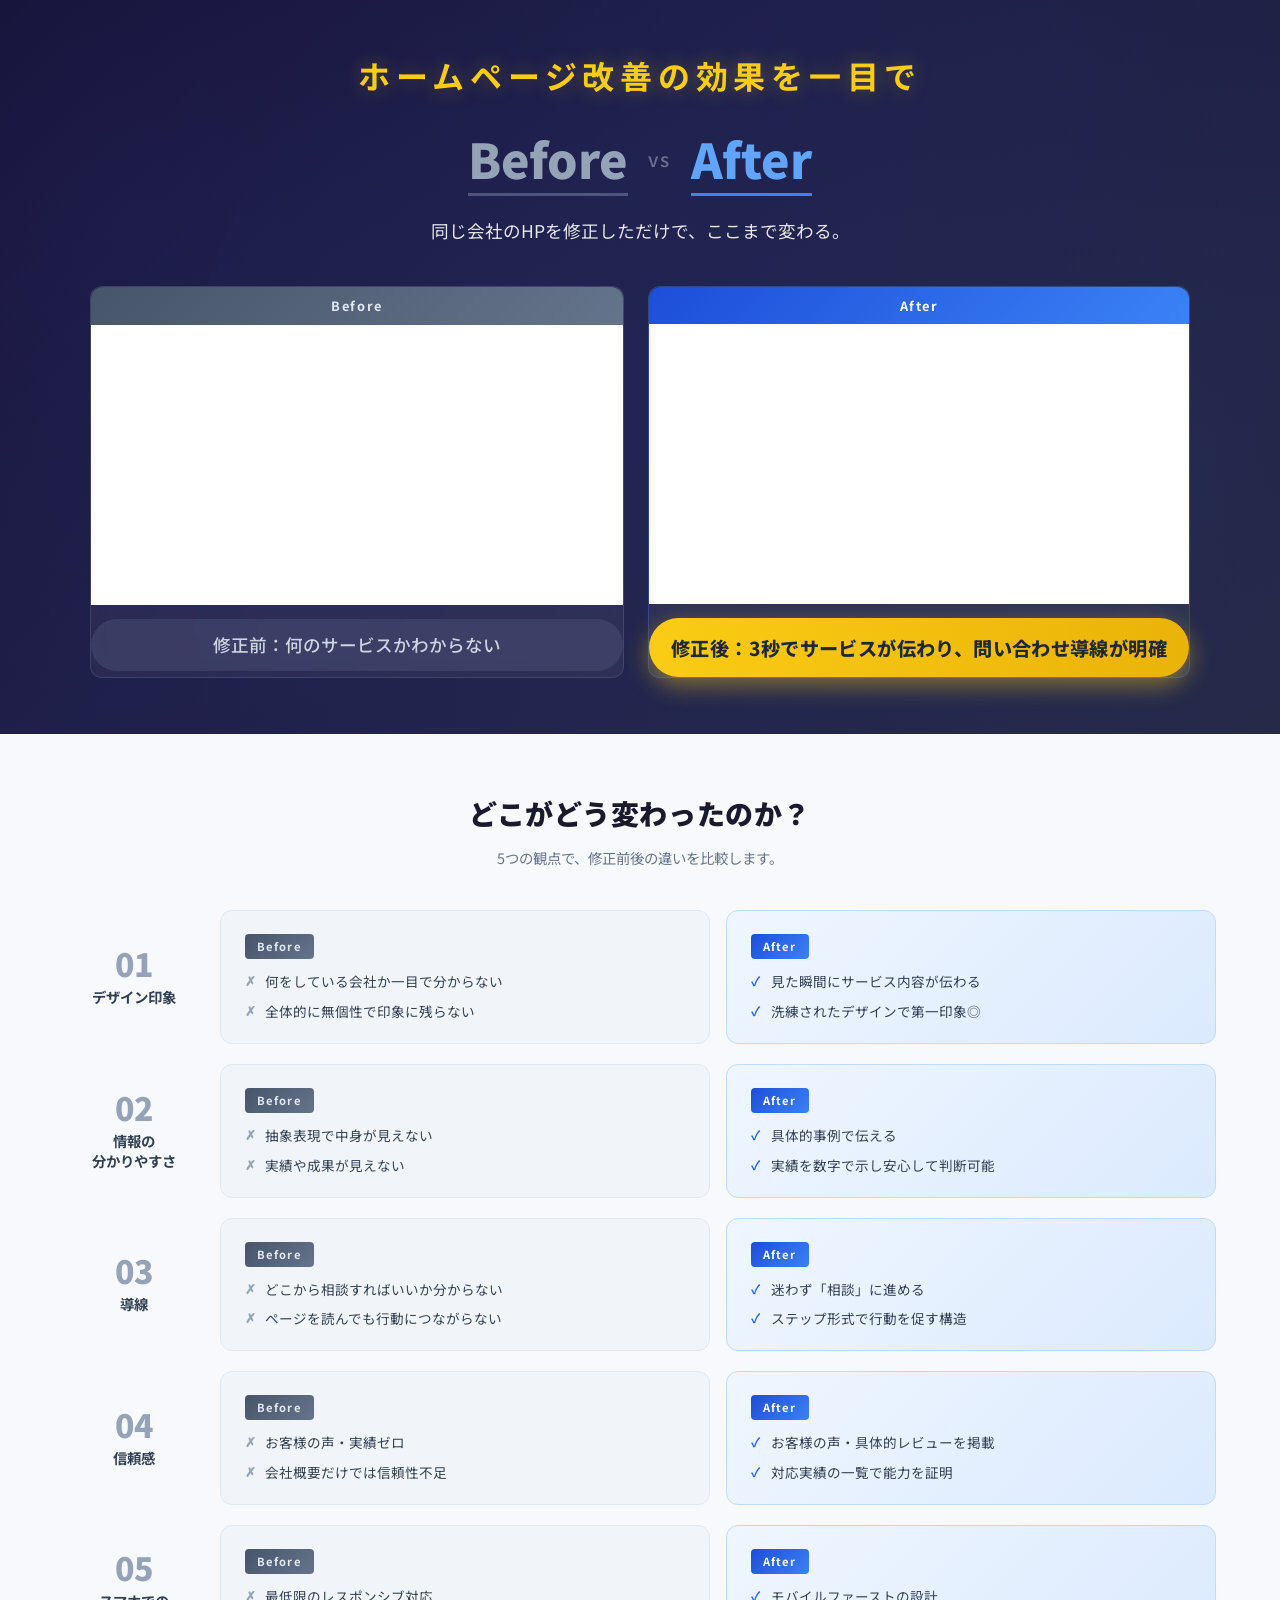
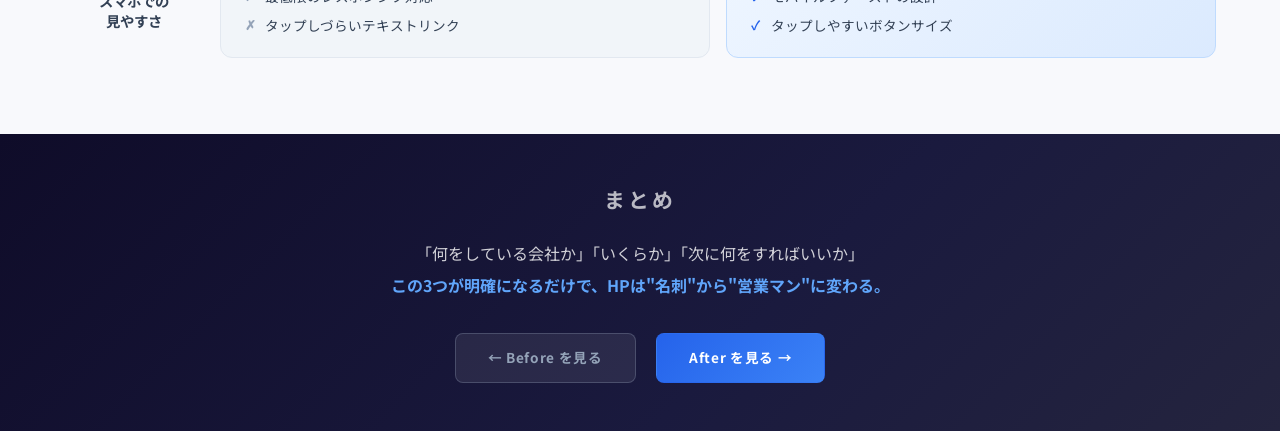
<file: index.html>
<!DOCTYPE html>
<html lang="ja">

<head>
    <meta charset="UTF-8">
    <meta name="viewport" content="width=device-width, initial-scale=1.0">
    <title>HP改善 Before / After 比較</title>
    <meta name="description" content="ホームページ修正のBefore/Afterを左右比較で一目瞭然に。デザイン・導線・信頼感の違いを視覚的に確認できます。">
    <link rel="stylesheet" href="style.css">
    <link rel="preconnect" href="https://fonts.googleapis.com">
    <link rel="preconnect" href="https://fonts.gstatic.com" crossorigin>
    <link href="https://fonts.googleapis.com/css2?family=Noto+Sans+JP:wght@400;500;700;900&display=swap"
        rel="stylesheet">
</head>

<body>

    <!-- ===== HERO SECTION ===== -->
    <section class="hero">
        <div class="hero-inner">
            <p class="hero-eyebrow">ホームページ改善の効果を一目で</p>
            <h1 class="hero-title">
                <span class="hero-before-text">Before</span>
                <span class="hero-vs">vs</span>
                <span class="hero-after-text">After</span>
            </h1>
            <p class="hero-lead">同じ会社のHPを修正しただけで、ここまで変わる。</p>
        </div>

        <div class="hero-preview">
            <a href="https://mainac4260.github.io/before/" target="_blank" rel="noopener"
                class="hero-preview-card hero-preview-before">
                <div class="preview-badge badge-before">Before</div>
                <div class="iframe-wrap">
                    <iframe src="https://mainac4260.github.io/before/" loading="lazy" title="修正前HP"></iframe>
                </div>
                <p class="hero-before">修正前：何のサービスかわからない</p>
            </a>
            <a href="https://mainac4260.github.io/after/" target="_blank" rel="noopener"
                class="hero-preview-card hero-preview-after">
                <div class="preview-badge badge-after">After</div>
                <div class="iframe-wrap">
                    <iframe src="https://mainac4260.github.io/after/" loading="lazy" title="修正後HP"></iframe>
                </div>
                <p class="hero-after">修正後：3秒でサービスが伝わり、問い合わせ導線が明確</p>
            </a>
        </div>
    </section>

    <!-- ===== COMPARISON SECTION ===== -->
    <section class="comparison">
        <h2 class="section-title">どこがどう変わったのか？</h2>
        <p class="section-lead">5つの観点で、修正前後の違いを比較します。</p>

        <div class="comparison-grid">

            <!-- Row 1: デザイン印象 -->
            <div class="comp-row">
                <div class="comp-label-wrap">
                    <div class="comp-number">01</div>
                    <div class="comp-label">デザイン印象</div>
                </div>
                <div class="comp-card comp-before">
                    <div class="comp-card-badge badge-before">Before</div>
                    <ul>
                        <li>何をしている会社か一目で分からない</li>
                        <li>全体的に無個性で印象に残らない</li>
                    </ul>
                </div>
                <div class="comp-card comp-after">
                    <div class="comp-card-badge badge-after">After</div>
                    <ul>
                        <li>見た瞬間にサービス内容が伝わる</li>
                        <li>洗練されたデザインで第一印象◎</li>
                    </ul>
                </div>
            </div>

            <!-- Row 2: 情報の分かりやすさ -->
            <div class="comp-row">
                <div class="comp-label-wrap">
                    <div class="comp-number">02</div>
                    <div class="comp-label">情報の<br>分かりやすさ</div>
                </div>
                <div class="comp-card comp-before">
                    <div class="comp-card-badge badge-before">Before</div>
                    <ul>
                        <li>抽象表現で中身が見えない</li>
                        <li>実績や成果が見えない</li>
                    </ul>
                </div>
                <div class="comp-card comp-after">
                    <div class="comp-card-badge badge-after">After</div>
                    <ul>
                        <li>具体的事例で伝える</li>
                        <li>実績を数字で示し安心して判断可能</li>
                    </ul>
                </div>
            </div>

            <!-- Row 3: 導線 -->
            <div class="comp-row">
                <div class="comp-label-wrap">
                    <div class="comp-number">03</div>
                    <div class="comp-label">導線</div>
                </div>
                <div class="comp-card comp-before">
                    <div class="comp-card-badge badge-before">Before</div>
                    <ul>
                        <li>どこから相談すればいいか分からない</li>
                        <li>ページを読んでも行動につながらない</li>
                    </ul>
                </div>
                <div class="comp-card comp-after">
                    <div class="comp-card-badge badge-after">After</div>
                    <ul>
                        <li>迷わず「相談」に進める</li>
                        <li>ステップ形式で行動を促す構造</li>
                    </ul>
                </div>
            </div>

            <!-- Row 4: 信頼感 -->
            <div class="comp-row">
                <div class="comp-label-wrap">
                    <div class="comp-number">04</div>
                    <div class="comp-label">信頼感</div>
                </div>
                <div class="comp-card comp-before">
                    <div class="comp-card-badge badge-before">Before</div>
                    <ul>
                        <li>お客様の声・実績ゼロ</li>
                        <li>会社概要だけでは信頼性不足</li>
                    </ul>
                </div>
                <div class="comp-card comp-after">
                    <div class="comp-card-badge badge-after">After</div>
                    <ul>
                        <li>お客様の声・具体的レビューを掲載</li>
                        <li>対応実績の一覧で能力を証明</li>
                    </ul>
                </div>
            </div>

            <!-- Row 5: スマホ対応 -->
            <div class="comp-row">
                <div class="comp-label-wrap">
                    <div class="comp-number">05</div>
                    <div class="comp-label">スマホでの<br>見やすさ</div>
                </div>
                <div class="comp-card comp-before">
                    <div class="comp-card-badge badge-before">Before</div>
                    <ul>
                        <li>最低限のレスポンシブ対応</li>
                        <li>タップしづらいテキストリンク</li>
                    </ul>
                </div>
                <div class="comp-card comp-after">
                    <div class="comp-card-badge badge-after">After</div>
                    <ul>
                        <li>モバイルファーストの設計</li>
                        <li>タップしやすいボタンサイズ</li>
                    </ul>
                </div>
            </div>

        </div>
    </section>

    <!-- ===== SUMMARY SECTION ===== -->
    <section class="summary">
        <div class="summary-inner">
            <h2 class="summary-title">まとめ</h2>
            <p class="summary-text">
                「何をしている会社か」「いくらか」「次に何をすればいいか」<br>
                <strong>この3つが明確になるだけで、HPは"名刺"から"営業マン"に変わる。</strong>
            </p>
            <div class="summary-links">
                <a href="https://mainac4260.github.io/before/" target="_blank" rel="noopener"
                    class="summary-link link-before">← Before を見る</a>
                <a href="https://mainac4260.github.io/after/" target="_blank" rel="noopener"
                    class="summary-link link-after">After を見る →</a>
            </div>
        </div>
    </section>

    <script src="script.js"></script>
</body>

</html>
</file>
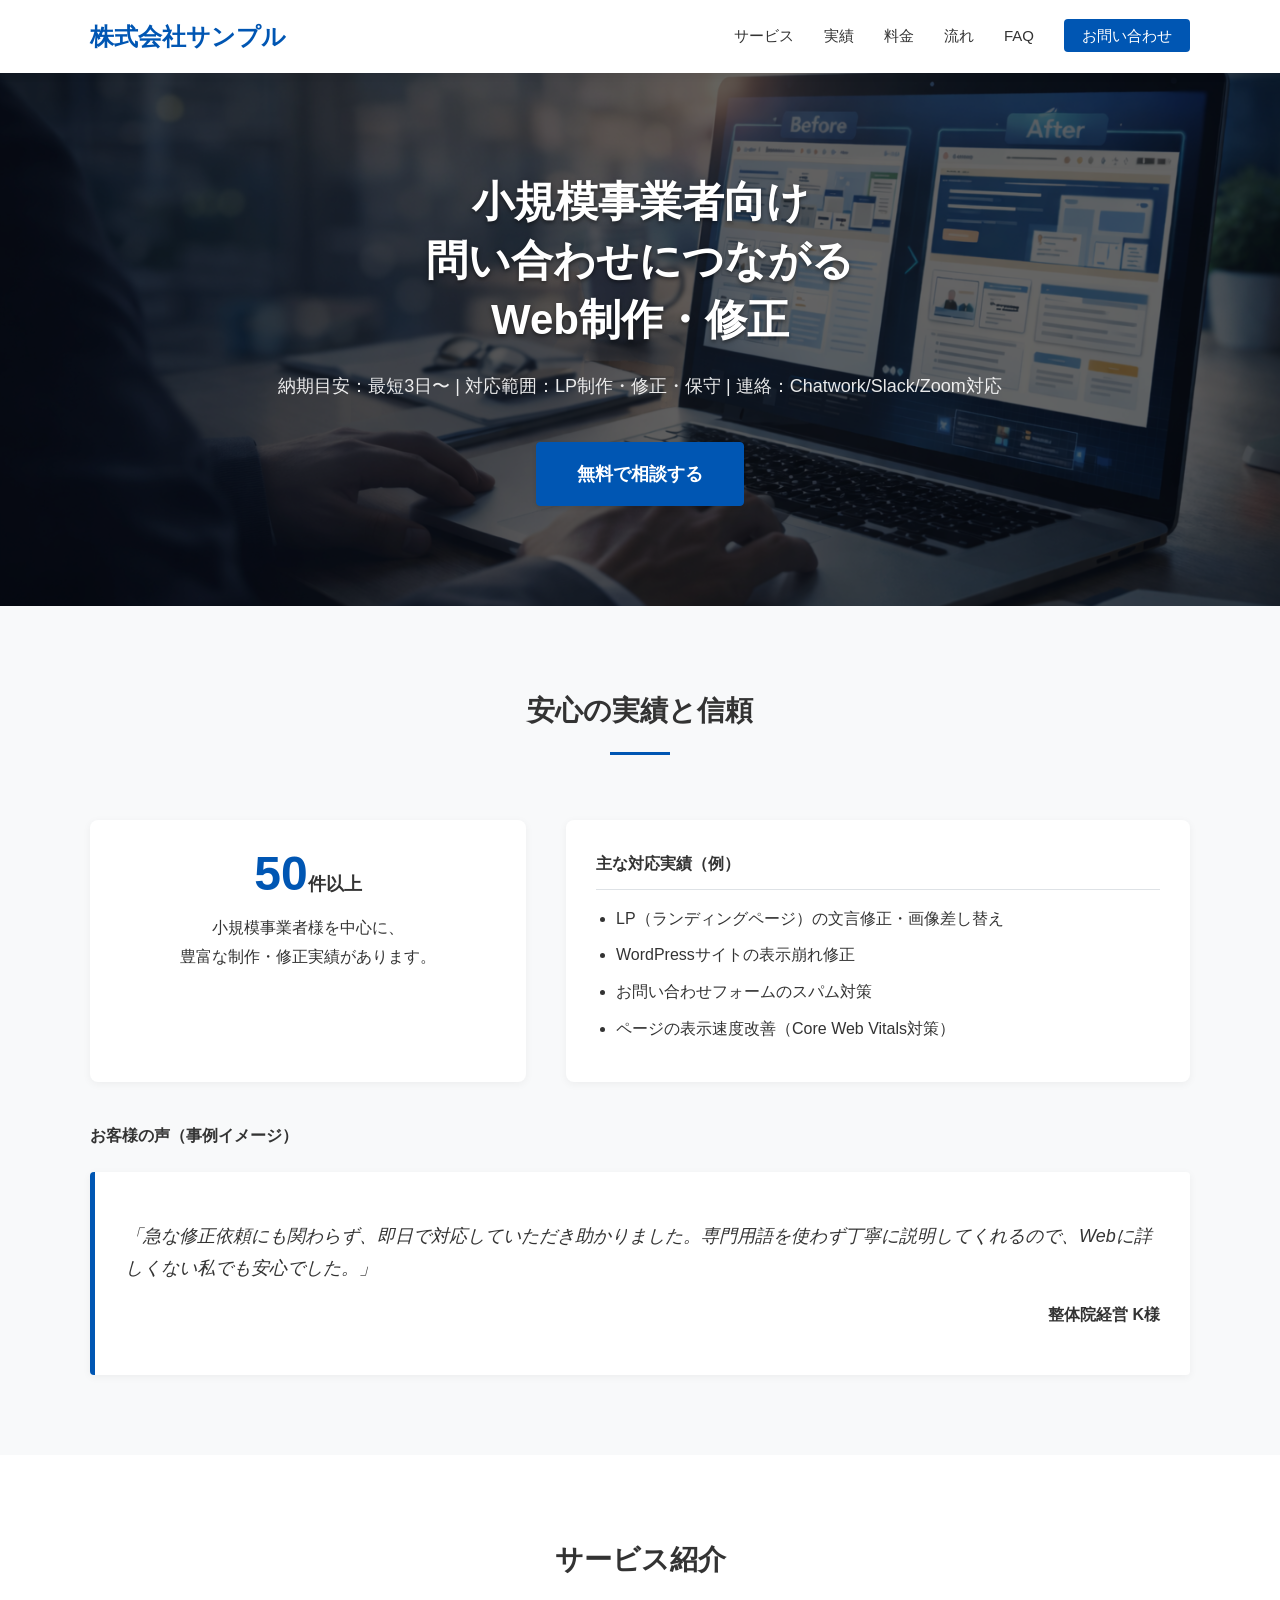
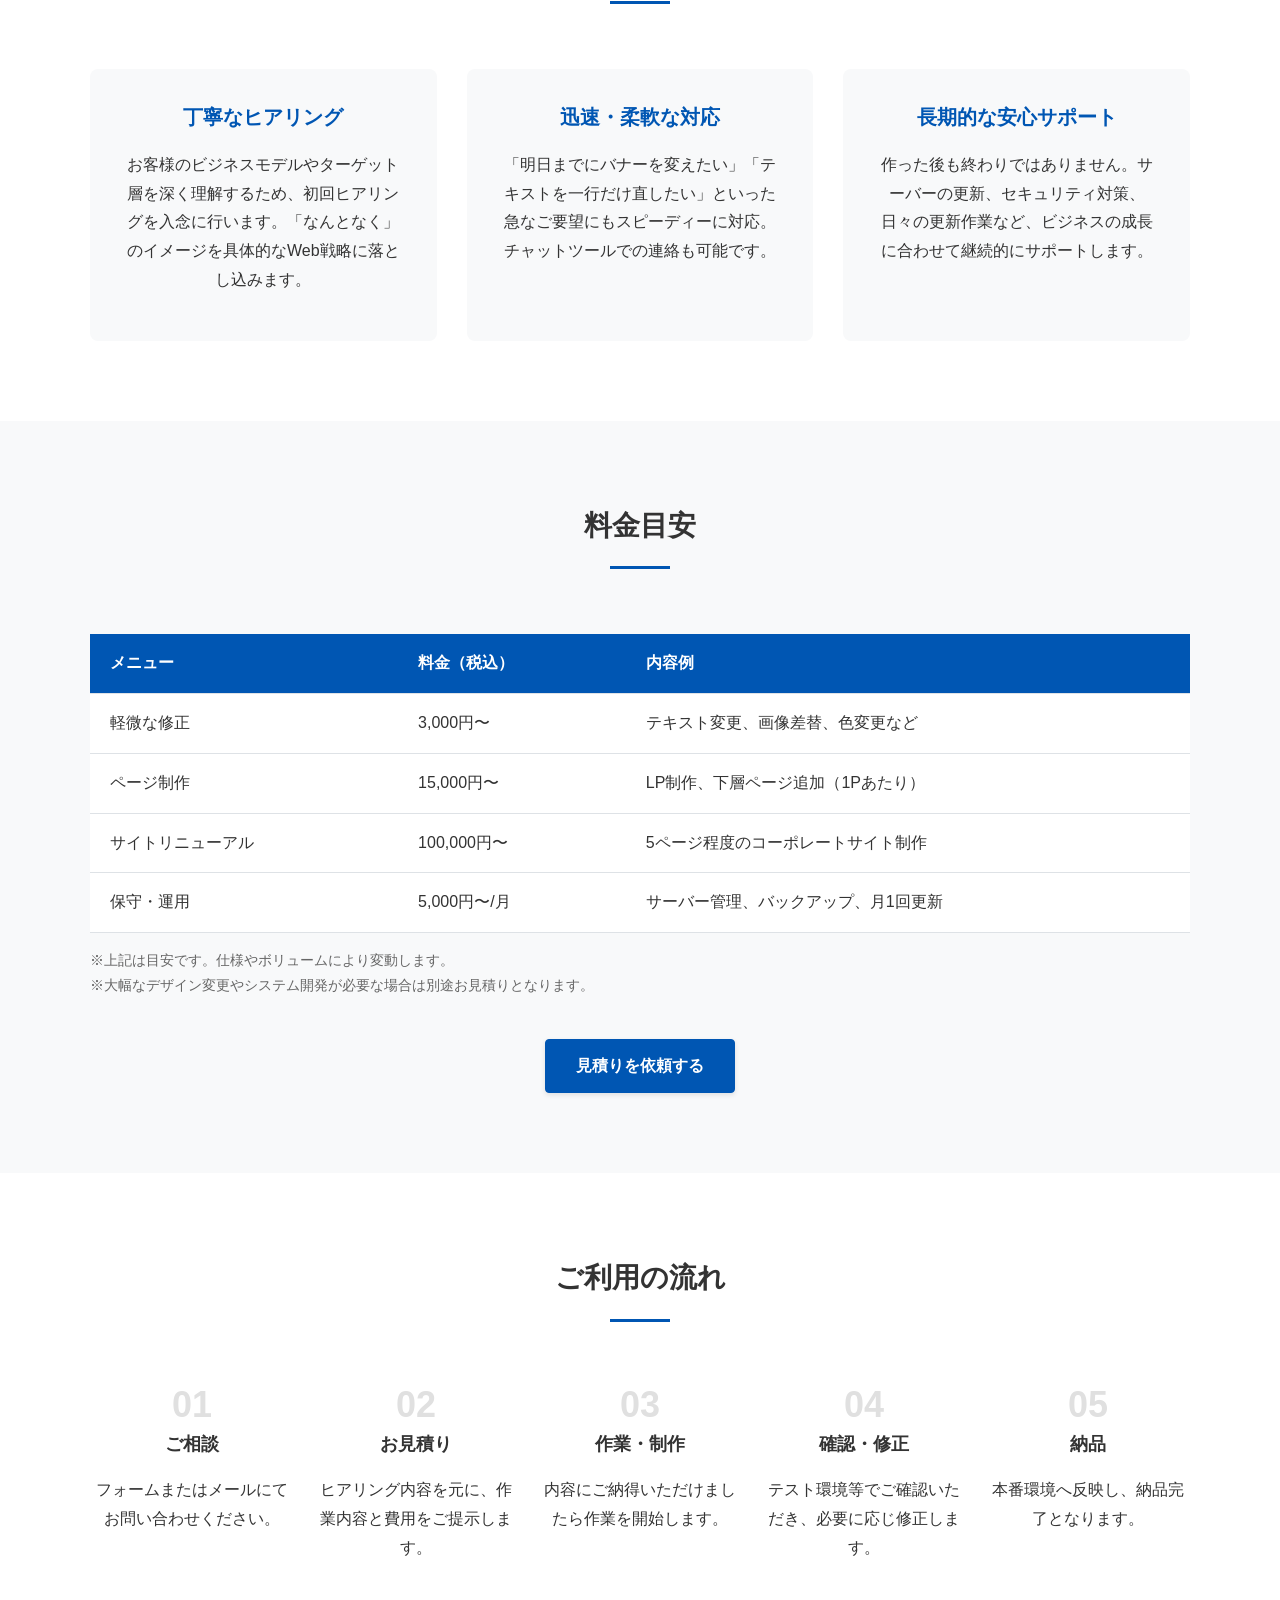
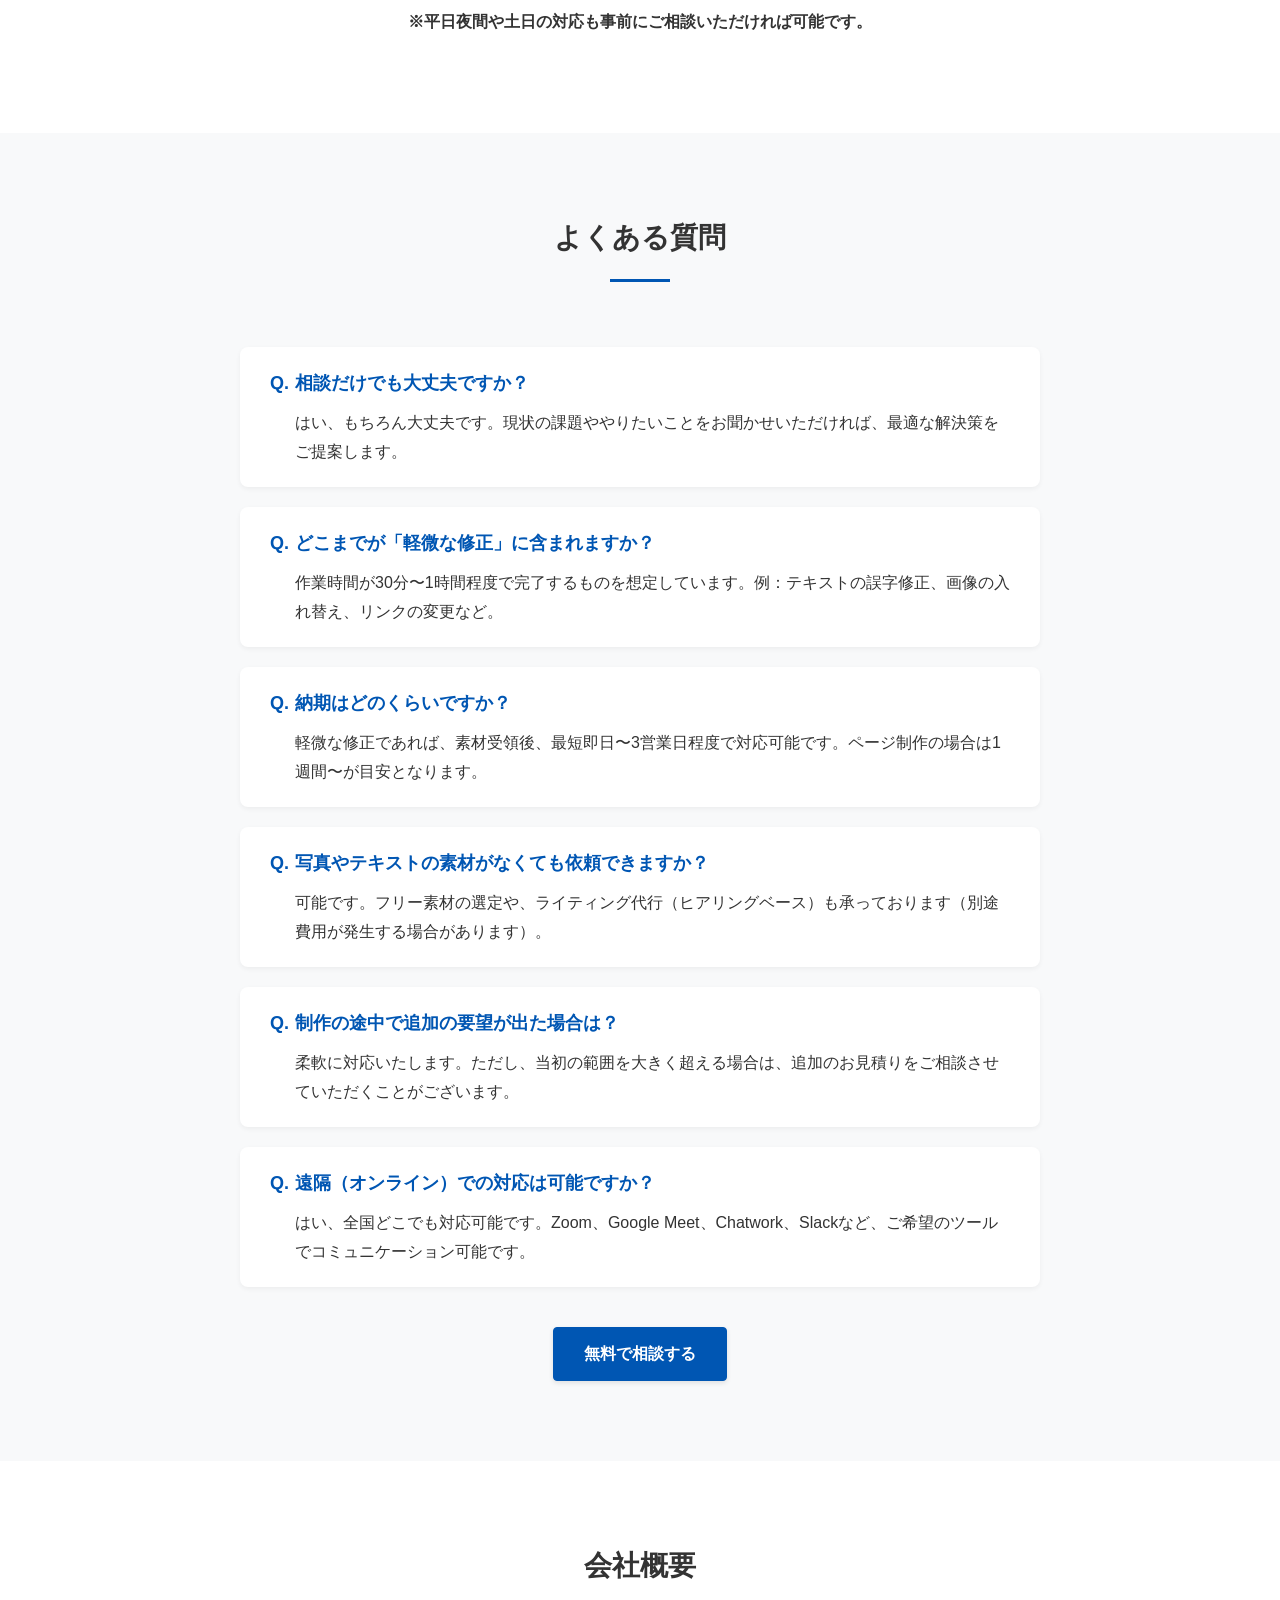
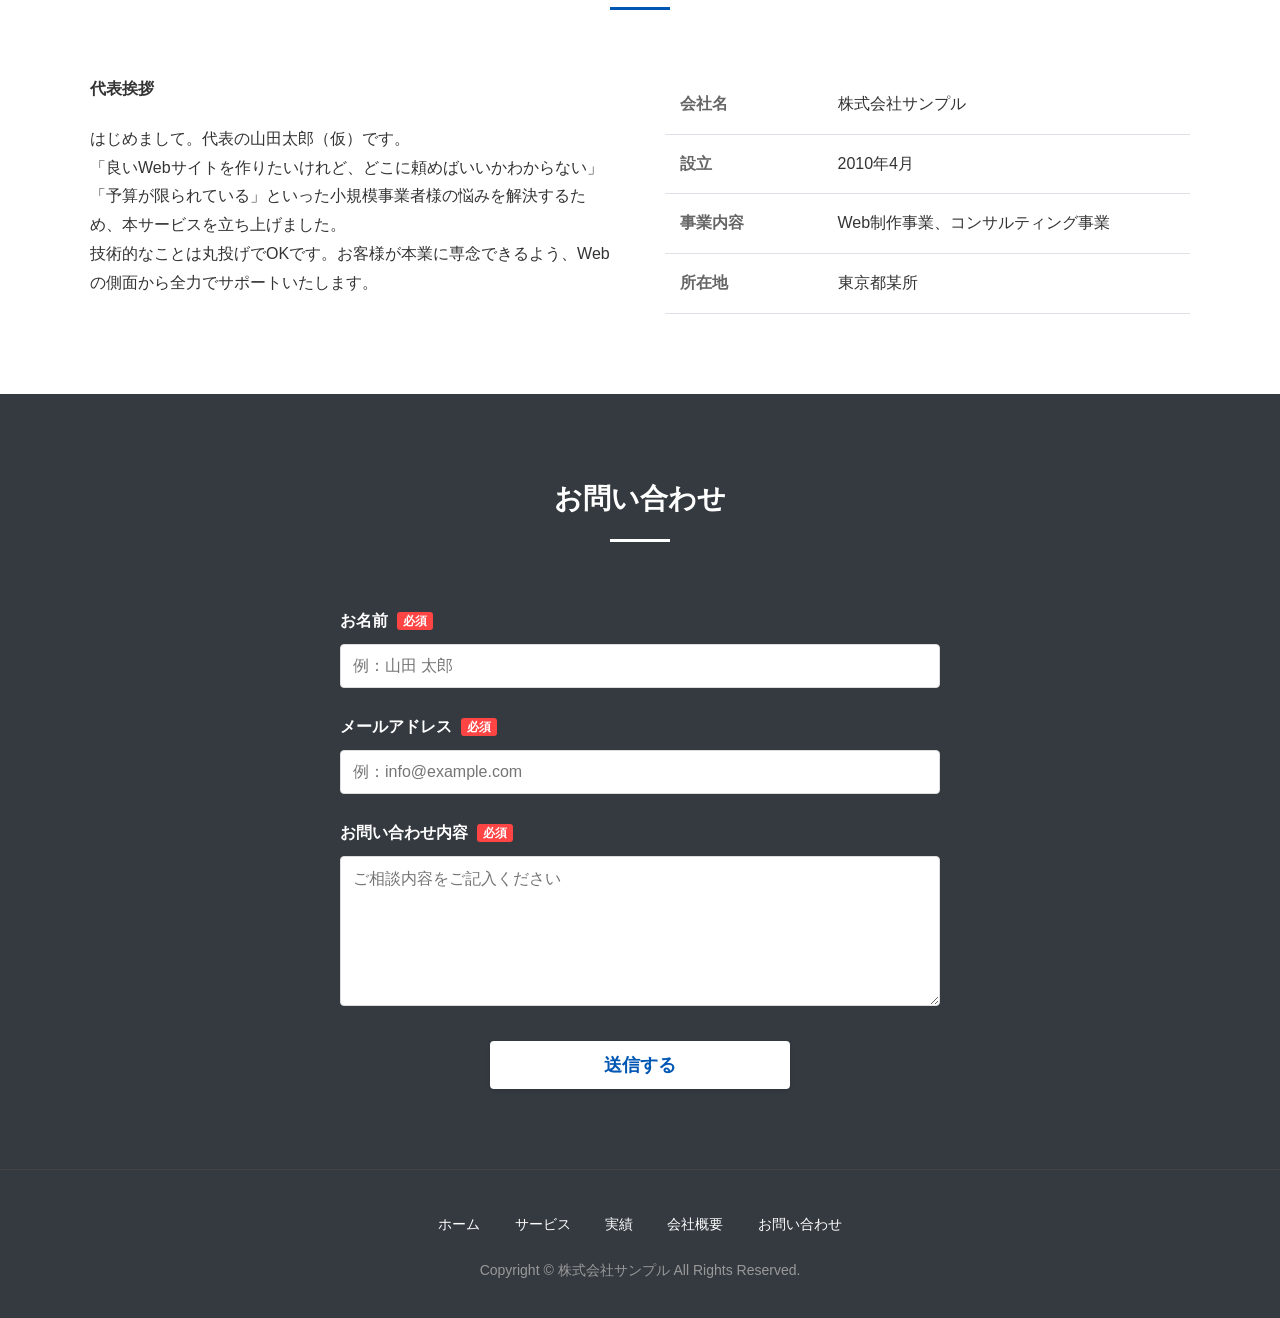
<file: after/index.html>
<!DOCTYPE html>
<html lang="ja">

<head>
    <meta charset="UTF-8">
    <meta name="viewport" content="width=device-width, initial-scale=1.0">
    <title>小規模事業者向けWeb制作・修正 | 株式会社サンプル</title>
    <meta name="description" content="小規模事業者・個人事業主様向けのWeb制作サービス。LP修正3,000円〜、最短即日対応可能。問い合わせにつながる信頼性の高いホームページを制作します。">

    <!-- OGP Settings -->
    <meta property="og:title" content="小規模事業者向けWeb制作・修正 | 株式会社サンプル">
    <meta property="og:description" content="小規模事業者・個人事業主様向けのWeb制作サービス。LP修正3,000円〜、最短即日対応可能。">
    <meta property="og:type" content="website">
    <meta property="og:url" content="https://example.com/">
    <meta property="og:image" content="https://placehold.jp/1200x630.png"> <!-- Placeholder image -->

    <link rel="stylesheet" href="style.css">

    <!-- Structured Data (JSON-LD) -->
    <script type="application/ld+json">
    {
      "@context": "https://schema.org",
      "@type": "LocalBusiness",
      "name": "株式会社サンプル",
      "image": "https://placehold.jp/1200x630.png",
      "description": "小規模事業者・個人事業主様向けのWeb制作サービス。",
      "address": {
        "@type": "PostalAddress",
        "addressLocality": "東京都",
        "addressCountry": "JP"
      },
      "priceRange": "3,000JPY~"
    }
    </script>
</head>

<body>
    <header id="header">
        <div class="container header-container">
            <h1><a href="#">株式会社サンプル</a></h1>
            <nav id="nav">
                <button id="menu-toggle" aria-label="メニューを開く">☰</button>
                <ul>
                    <li><a href="#service">サービス</a></li>
                    <li><a href="#achievements">実績</a></li>
                    <li><a href="#price">料金</a></li>
                    <li><a href="#flow">流れ</a></li>
                    <li><a href="#faq">FAQ</a></li>
                    <li><a href="#contact" class="nav-cta">お問い合わせ</a></li>
                </ul>
            </nav>
        </div>
    </header>

    <main>
        <section id="home" class="hero">
            <div class="hero-overlay"></div>
            <div class="container hero-content">
                <h2>小規模事業者向け<br>問い合わせにつながる<br>Web制作・修正</h2>
                <p class="hero-sub">納期目安：最短3日〜 | 対応範囲：LP制作・修正・保守 | 連絡：Chatwork/Slack/Zoom対応</p>
                <a href="#contact" class="btn btn-primary btn-large">無料で相談する</a>
            </div>
        </section>

        <section id="achievements" class="section-bg-light">
            <div class="container">
                <h3 class="section-title">安心の実績と信頼</h3>
                <div class="achievement-grid">
                    <div class="achievement-item">
                        <div class="achievement-number">50<span>件以上</span></div>
                        <p class="achievement-desc">小規模事業者様を中心に、<br>豊富な制作・修正実績があります。</p>
                    </div>
                    <div class="achievement-list">
                        <h4>主な対応実績（例）</h4>
                        <ul>
                            <li>LP（ランディングページ）の文言修正・画像差し替え</li>
                            <li>WordPressサイトの表示崩れ修正</li>
                            <li>お問い合わせフォームのスパム対策</li>
                            <li>ページの表示速度改善（Core Web Vitals対策）</li>
                        </ul>
                    </div>
                </div>
                <div class="testimonial">
                    <h4>お客様の声（事例イメージ）</h4>
                    <div class="testimonial-card">
                        <p class="testimonial-text">
                            「急な修正依頼にも関わらず、即日で対応していただき助かりました。専門用語を使わず丁寧に説明してくれるので、Webに詳しくない私でも安心でした。」</p>
                        <p class="testimonial-author">整体院経営 K様</p>
                    </div>
                </div>
            </div>
        </section>

        <section id="service">
            <div class="container">
                <h3 class="section-title">サービス紹介</h3>
                <div class="service-grid">
                    <div class="service-card">
                        <h4>丁寧なヒアリング</h4>
                        <p>お客様のビジネスモデルやターゲット層を深く理解するため、初回ヒアリングを入念に行います。「なんとなく」のイメージを具体的なWeb戦略に落とし込みます。</p>
                    </div>
                    <div class="service-card">
                        <h4>迅速・柔軟な対応</h4>
                        <p>「明日までにバナーを変えたい」「テキストを一行だけ直したい」といった急なご要望にもスピーディーに対応。チャットツールでの連絡も可能です。</p>
                    </div>
                    <div class="service-card">
                        <h4>長期的な安心サポート</h4>
                        <p>作った後も終わりではありません。サーバーの更新、セキュリティ対策、日々の更新作業など、ビジネスの成長に合わせて継続的にサポートします。</p>
                    </div>
                </div>
            </div>
        </section>

        <section id="price" class="section-bg-light">
            <div class="container">
                <h3 class="section-title">料金目安</h3>
                <div class="price-table-wrapper">
                    <table class="price-table">
                        <thead>
                            <tr>
                                <th>メニュー</th>
                                <th>料金（税込）</th>
                                <th>内容例</th>
                            </tr>
                        </thead>
                        <tbody>
                            <tr>
                                <td>軽微な修正</td>
                                <td>3,000円〜</td>
                                <td>テキスト変更、画像差替、色変更など</td>
                            </tr>
                            <tr>
                                <td>ページ制作</td>
                                <td>15,000円〜</td>
                                <td>LP制作、下層ページ追加（1Pあたり）</td>
                            </tr>
                            <tr>
                                <td>サイトリニューアル</td>
                                <td>100,000円〜</td>
                                <td>5ページ程度のコーポレートサイト制作</td>
                            </tr>
                            <tr>
                                <td>保守・運用</td>
                                <td>5,000円〜/月</td>
                                <td>サーバー管理、バックアップ、月1回更新</td>
                            </tr>
                        </tbody>
                    </table>
                </div>
                <p class="price-note">※上記は目安です。仕様やボリュームにより変動します。<br>※大幅なデザイン変更やシステム開発が必要な場合は別途お見積りとなります。</p>
                <div class="center-cta">
                    <a href="#contact" class="btn btn-primary">見積りを依頼する</a>
                </div>
            </div>
        </section>

        <section id="flow">
            <div class="container">
                <h3 class="section-title">ご利用の流れ</h3>
                <div class="flow-steps">
                    <div class="flow-step">
                        <div class="step-num">01</div>
                        <h4>ご相談</h4>
                        <p>フォームまたはメールにてお問い合わせください。</p>
                    </div>
                    <div class="flow-step">
                        <div class="step-num">02</div>
                        <h4>お見積り</h4>
                        <p>ヒアリング内容を元に、作業内容と費用をご提示します。</p>
                    </div>
                    <div class="flow-step">
                        <div class="step-num">03</div>
                        <h4>作業・制作</h4>
                        <p>内容にご納得いただけましたら作業を開始します。</p>
                    </div>
                    <div class="flow-step">
                        <div class="step-num">04</div>
                        <h4>確認・修正</h4>
                        <p>テスト環境等でご確認いただき、必要に応じ修正します。</p>
                    </div>
                    <div class="flow-step">
                        <div class="step-num">05</div>
                        <h4>納品</h4>
                        <p>本番環境へ反映し、納品完了となります。</p>
                    </div>
                </div>
                <p class="flow-note">※平日夜間や土日の対応も事前にご相談いただければ可能です。</p>
            </div>
        </section>

        <section id="faq" class="section-bg-light">
            <div class="container">
                <h3 class="section-title">よくある質問</h3>
                <div class="faq-list">
                    <div class="faq-item">
                        <h4 class="faq-question">相談だけでも大丈夫ですか？</h4>
                        <p class="faq-answer">はい、もちろん大丈夫です。現状の課題ややりたいことをお聞かせいただければ、最適な解決策をご提案します。</p>
                    </div>
                    <div class="faq-item">
                        <h4 class="faq-question">どこまでが「軽微な修正」に含まれますか？</h4>
                        <p class="faq-answer">作業時間が30分〜1時間程度で完了するものを想定しています。例：テキストの誤字修正、画像の入れ替え、リンクの変更など。</p>
                    </div>
                    <div class="faq-item">
                        <h4 class="faq-question">納期はどのくらいですか？</h4>
                        <p class="faq-answer">軽微な修正であれば、素材受領後、最短即日〜3営業日程度で対応可能です。ページ制作の場合は1週間〜が目安となります。</p>
                    </div>
                    <div class="faq-item">
                        <h4 class="faq-question">写真やテキストの素材がなくても依頼できますか？</h4>
                        <p class="faq-answer">可能です。フリー素材の選定や、ライティング代行（ヒアリングベース）も承っております（別途費用が発生する場合があります）。</p>
                    </div>
                    <div class="faq-item">
                        <h4 class="faq-question">制作の途中で追加の要望が出た場合は？</h4>
                        <p class="faq-answer">柔軟に対応いたします。ただし、当初の範囲を大きく超える場合は、追加のお見積りをご相談させていただくことがございます。</p>
                    </div>
                    <div class="faq-item">
                        <h4 class="faq-question">遠隔（オンライン）での対応は可能ですか？</h4>
                        <p class="faq-answer">はい、全国どこでも対応可能です。Zoom、Google Meet、Chatwork、Slackなど、ご希望のツールでコミュニケーション可能です。
                        </p>
                    </div>
                </div>
                <div class="center-cta">
                    <a href="#contact" class="btn btn-primary">無料で相談する</a>
                </div>
            </div>
        </section>

        <section id="company">
            <div class="container">
                <h3 class="section-title">会社概要</h3>
                <div class="company-wrapper">
                    <div class="company-message">
                        <h4>代表挨拶</h4>
                        <p>
                            はじめまして。代表の山田太郎（仮）です。<br>
                            「良いWebサイトを作りたいけれど、どこに頼めばいいかわからない」「予算が限られている」といった小規模事業者様の悩みを解決するため、本サービスを立ち上げました。<br>
                            技術的なことは丸投げでOKです。お客様が本業に専念できるよう、Webの側面から全力でサポートいたします。
                        </p>
                    </div>
                    <table class="company-table">
                        <tr>
                            <th>会社名</th>
                            <td>株式会社サンプル</td>
                        </tr>
                        <tr>
                            <th>設立</th>
                            <td>2010年4月</td>
                        </tr>
                        <tr>
                            <th>事業内容</th>
                            <td>Web制作事業、コンサルティング事業</td>
                        </tr>
                        <tr>
                            <th>所在地</th>
                            <td>東京都某所</td>
                        </tr>
                    </table>
                </div>
            </div>
        </section>

        <section id="contact" class="section-bg-dark">
            <div class="container">
                <h3 class="section-title section-title-white">お問い合わせ</h3>
                <form id="contactForm" class="contact-form" novalidate>
                    <div class="form-group">
                        <label for="name">お名前 <span class="required">必須</span></label>
                        <input type="text" id="name" name="name" required placeholder="例：山田 太郎">
                        <span class="error-message">お名前を入力してください</span>
                    </div>
                    <div class="form-group">
                        <label for="email">メールアドレス <span class="required">必須</span></label>
                        <input type="email" id="email" name="email" required placeholder="例：info@example.com">
                        <span class="error-message">正しいメールアドレスを入力してください</span>
                    </div>
                    <div class="form-group">
                        <label for="message">お問い合わせ内容 <span class="required">必須</span></label>
                        <textarea id="message" name="message" required placeholder="ご相談内容をご記入ください"></textarea>
                        <span class="error-message">お問い合わせ内容を入力してください</span>
                    </div>
                    <div class="form-submit">
                        <button type="submit" class="btn btn-submit">送信する</button>
                    </div>
                </form>
            </div>
        </section>
    </main>

    <footer>
        <div class="container">
            <div class="footer-links">
                <a href="#home">ホーム</a>
                <a href="#service">サービス</a>
                <a href="#achievements">実績</a>
                <a href="#company">会社概要</a>
                <a href="#contact">お問い合わせ</a>
            </div>
            <p class="copyright">Copyright © 株式会社サンプル All Rights Reserved.</p>
        </div>
    </footer>

    <script src="script.js"></script>
</body>

</html>
</file>
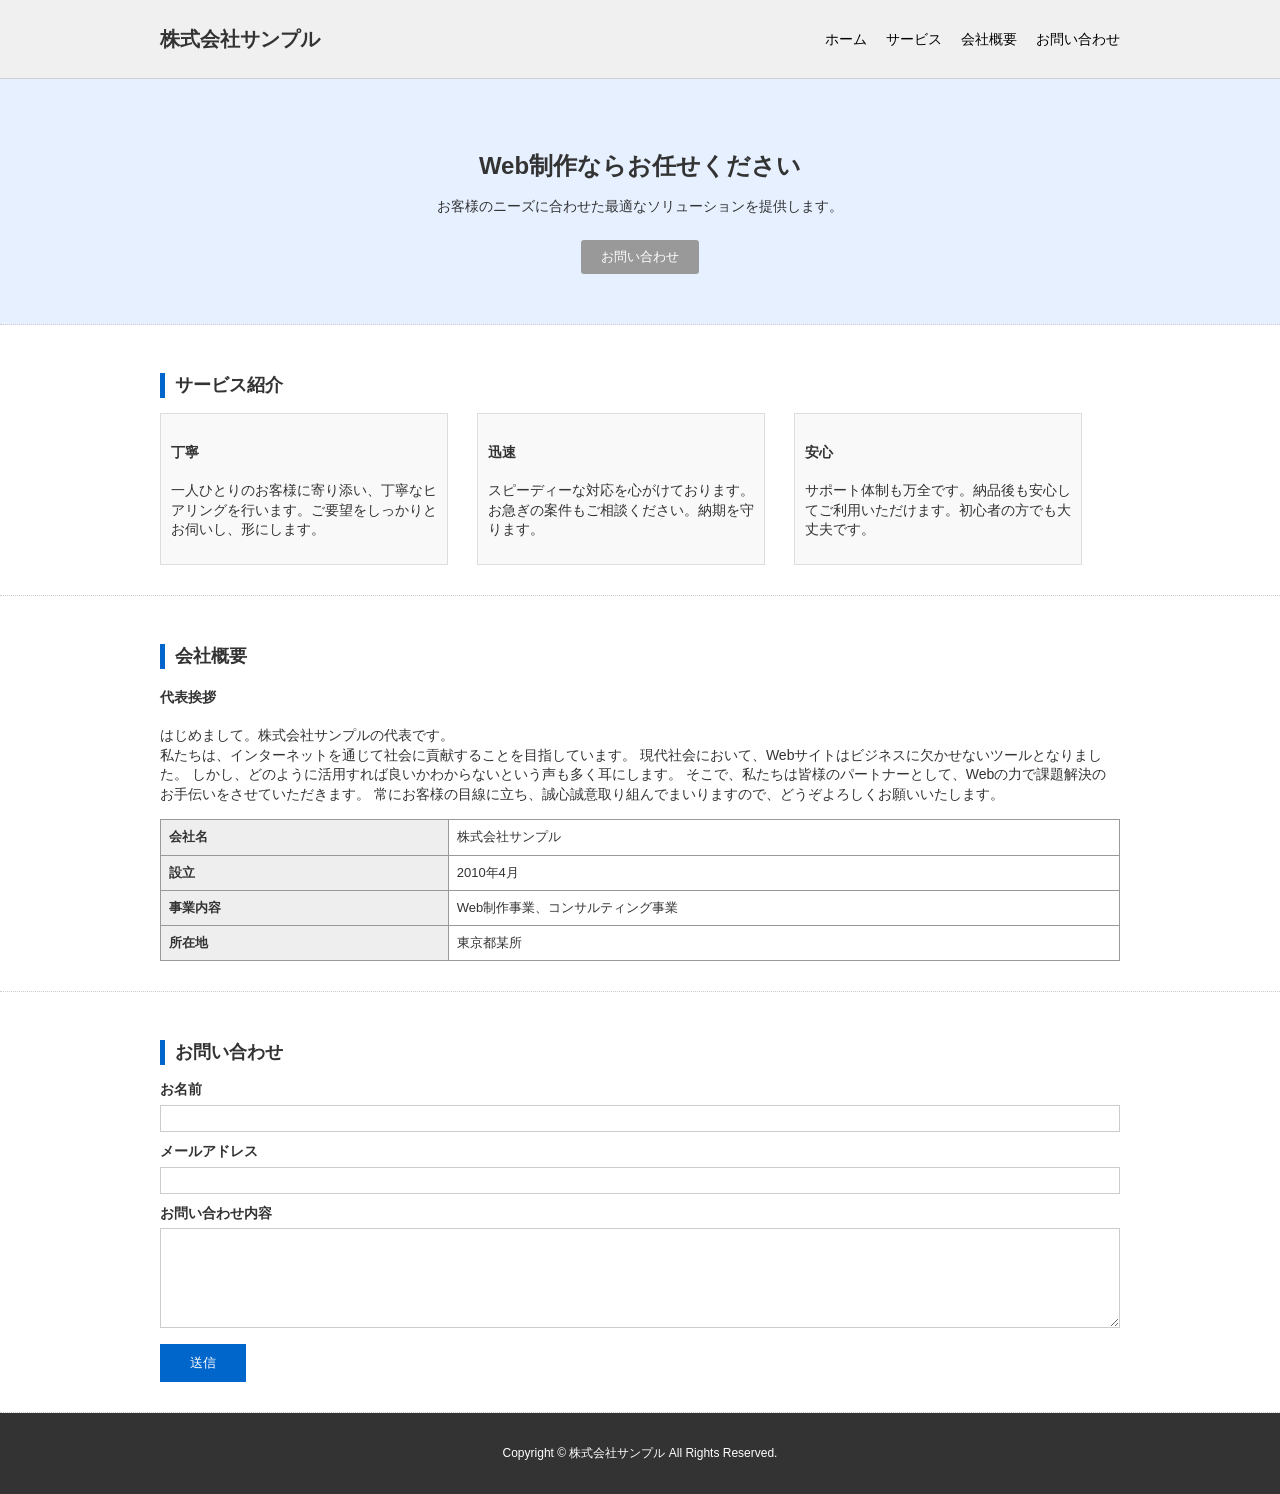
<file: before/index.html>
<!DOCTYPE html>
<html lang="ja">
<head>
    <meta charset="UTF-8">
    <meta name="viewport" content="width=device-width, initial-scale=1.0">
    <title>株式会社サンプル | Web制作</title>
    <link rel="stylesheet" href="style.css">
</head>
<body>
    <header>
        <div class="container">
            <h1>株式会社サンプル</h1>
            <nav>
                <ul>
                    <li><a href="#home">ホーム</a></li>
                    <li><a href="#service">サービス</a></li>
                    <li><a href="#company">会社概要</a></li>
                    <li><a href="#contact">お問い合わせ</a></li>
                </ul>
            </nav>
        </div>
    </header>

    <section id="home" class="hero">
        <div class="container">
            <h2>Web制作ならお任せください</h2>
            <p>お客様のニーズに合わせた最適なソリューションを提供します。</p>
            <a href="#contact" class="btn">お問い合わせ</a>
        </div>
    </section>

    <section id="service">
        <div class="container">
            <h3>サービス紹介</h3>
            <div class="service-list">
                <div class="service-item">
                    <h4>丁寧</h4>
                    <p>一人ひとりのお客様に寄り添い、丁寧なヒアリングを行います。ご要望をしっかりとお伺いし、形にします。</p>
                </div>
                <div class="service-item">
                    <h4>迅速</h4>
                    <p>スピーディーな対応を心がけております。お急ぎの案件もご相談ください。納期を守ります。</p>
                </div>
                <div class="service-item">
                    <h4>安心</h4>
                    <p>サポート体制も万全です。納品後も安心してご利用いただけます。初心者の方でも大丈夫です。</p>
                </div>
            </div>
        </div>
    </section>

    <section id="company">
        <div class="container">
            <h3>会社概要</h3>
            <div class="message">
                <h4>代表挨拶</h4>
                <p>
                    はじめまして。株式会社サンプルの代表です。<br>
                    私たちは、インターネットを通じて社会に貢献することを目指しています。
                    現代社会において、Webサイトはビジネスに欠かせないツールとなりました。
                    しかし、どのように活用すれば良いかわからないという声も多く耳にします。
                    そこで、私たちは皆様のパートナーとして、Webの力で課題解決のお手伝いをさせていただきます。
                    常にお客様の目線に立ち、誠心誠意取り組んでまいりますので、どうぞよろしくお願いいたします。
                </p>
            </div>
            <table class="company-info">
                <tr>
                    <th>会社名</th>
                    <td>株式会社サンプル</td>
                </tr>
                <tr>
                    <th>設立</th>
                    <td>2010年4月</td>
                </tr>
                <tr>
                    <th>事業内容</th>
                    <td>Web制作事業、コンサルティング事業</td>
                </tr>
                <tr>
                    <th>所在地</th>
                    <td>東京都某所</td>
                </tr>
            </table>
        </div>
    </section>

    <section id="contact">
        <div class="container">
            <h3>お問い合わせ</h3>
            <form id="contactForm">
                <div class="form-group">
                    <label>お名前</label>
                    <input type="text" name="name">
                </div>
                <div class="form-group">
                    <label>メールアドレス</label>
                    <input type="email" name="email">
                </div>
                <div class="form-group">
                    <label>お問い合わせ内容</label>
                    <textarea name="message"></textarea>
                </div>
                <button type="submit">送信</button>
            </form>
        </div>
    </section>

    <footer>
        <div class="container">
            <p>Copyright © 株式会社サンプル All Rights Reserved.</p>
        </div>
    </footer>

    <script src="script.js"></script>
</body>
</html>
</file>
<file: style.css>
/* ============================================
   RESET & BASE
   ============================================ */
*,
*::before,
*::after {
    margin: 0;
    padding: 0;
    box-sizing: border-box;
}

html {
    scroll-behavior: smooth;
    font-size: 16px;
}

body {
    font-family: 'Noto Sans JP', sans-serif;
    color: #1a1a2e;
    background: #f8f9fc;
    line-height: 1.7;
    -webkit-font-smoothing: antialiased;
}

ul {
    list-style: none;
}

/* ============================================
   HERO SECTION
   ============================================ */
.hero {
    background: linear-gradient(135deg, #0f0c29 0%, #1a1a3e 40%, #24243e 100%);
    color: #fff;
    padding: 48px 24px 56px;
    text-align: center;
    position: relative;
    overflow: hidden;
}

.hero::before {
    content: '';
    position: absolute;
    top: -50%;
    left: -50%;
    width: 200%;
    height: 200%;
    background: radial-gradient(circle at 30% 40%, rgba(99, 102, 241, 0.12) 0%, transparent 60%),
        radial-gradient(circle at 70% 60%, rgba(59, 130, 246, 0.08) 0%, transparent 50%);
    animation: heroGlow 8s ease-in-out infinite alternate;
    pointer-events: none;
}

@keyframes heroGlow {
    0% {
        transform: translate(0, 0) scale(1);
    }

    100% {
        transform: translate(20px, -10px) scale(1.05);
    }
}

.hero-inner {
    position: relative;
    z-index: 1;
    max-width: 800px;
    margin: 0 auto 40px;
}

.hero-label {
    font-size: 0.85rem;
    letter-spacing: 0.2em;
    color: rgba(255, 255, 255, 0.6);
    text-transform: uppercase;
    margin-bottom: 16px;
}

.hero-title {
    font-size: 3rem;
    font-weight: 900;
    display: flex;
    align-items: center;
    justify-content: center;
    gap: 20px;
    margin-bottom: 16px;
}

.hero-before-text {
    color: #94a3b8;
    position: relative;
}

.hero-before-text::after {
    content: '';
    position: absolute;
    bottom: 4px;
    left: 0;
    width: 100%;
    height: 3px;
    background: #94a3b8;
    opacity: 0.4;
}

.hero-vs {
    font-size: 1.2rem;
    font-weight: 500;
    color: rgba(255, 255, 255, 0.35);
    letter-spacing: 0.1em;
}

.hero-after-text {
    color: #60a5fa;
    position: relative;
}

.hero-after-text::after {
    content: '';
    position: absolute;
    bottom: 4px;
    left: 0;
    width: 100%;
    height: 3px;
    background: #3b82f6;
}

.hero-sub {
    font-size: 1rem;
    color: rgba(255, 255, 255, 0.55);
    font-weight: 400;
}

/* Hero Preview (iframe) */
.hero-preview {
    display: grid;
    grid-template-columns: 1fr 1fr;
    gap: 24px;
    max-width: 1100px;
    margin: 0 auto;
    position: relative;
    z-index: 1;
}

.hero-preview-card {
    background: rgba(255, 255, 255, 0.05);
    border-radius: 12px;
    overflow: visible;
    border: 1px solid rgba(255, 255, 255, 0.08);
    backdrop-filter: blur(8px);
    transition: transform 0.3s ease, box-shadow 0.3s ease;
    text-decoration: none;
    color: inherit;
    cursor: pointer;
    display: block;
}

.hero-preview-card:hover {
    transform: translateY(-4px);
    box-shadow: 0 20px 40px rgba(0, 0, 0, 0.3);
}

.hero-preview-before {
    border-color: rgba(148, 163, 184, 0.2);
}

.hero-preview-after {
    border-color: rgba(59, 130, 246, 0.3);
}

.preview-badge {
    padding: 8px 20px;
    font-size: 0.8rem;
    font-weight: 700;
    letter-spacing: 0.12em;
    text-align: center;
    border-radius: 12px 12px 0 0;
}

.badge-before {
    background: linear-gradient(135deg, #475569, #64748b);
    color: #e2e8f0;
}

.badge-after {
    background: linear-gradient(135deg, #1d4ed8, #3b82f6);
    color: #fff;
}

.iframe-wrap {
    position: relative;
    width: 100%;
    height: 280px;
    overflow: hidden;
    background: #fff;
}

.iframe-wrap iframe {
    position: absolute;
    top: 0;
    left: 0;
    width: 200%;
    height: 200%;
    border: none;
    transform: scale(0.5);
    transform-origin: top left;
    pointer-events: none;
}

.preview-caption {
    padding: 12px 16px;
    font-size: 0.8rem;
    color: rgba(255, 255, 255, 0.5);
    text-align: center;
    background: rgba(0, 0, 0, 0.15);
}

/* ============================================
   COMPARISON SECTION
   ============================================ */
.comparison {
    padding: 56px 24px;
    max-width: 1200px;
    margin: 0 auto;
}

.section-title {
    text-align: center;
    font-size: 1.75rem;
    font-weight: 900;
    color: #1a1a2e;
    margin-bottom: 8px;
    letter-spacing: 0.02em;
}

.section-lead {
    text-align: center;
    font-size: 0.9rem;
    color: #64748b;
    margin-bottom: 40px;
}

/* Comparison Row */
.comp-row {
    display: grid;
    grid-template-columns: 140px 1fr 1fr;
    gap: 16px;
    margin-bottom: 20px;
    align-items: stretch;
    opacity: 0;
    transform: translateY(20px);
    transition: opacity 0.5s ease, transform 0.5s ease;
}

.comp-row.visible {
    opacity: 1;
    transform: translateY(0);
}

.comp-label-wrap {
    display: flex;
    flex-direction: column;
    align-items: center;
    justify-content: center;
    text-align: center;
    padding: 16px 8px;
}

/* comparison number (01,02...) */
.comp-number {
    font-size: 2em;
    font-weight: 900;
    color: #94a3b8;
    /* ← 見えないならここを調整 */
    line-height: 1;
    margin-bottom: 8px;
}


.comp-label {
    font-size: 0.9rem;
    font-weight: 700;
    color: #334155;
    line-height: 1.4;
}

.label-sub {
    display: block;
    font-size: 0.72rem;
    font-weight: 400;
    color: #94a3b8;
}

/* Comparison Cards */
.comp-card {
    border-radius: 12px;
    padding: 20px 24px 20px;
    position: relative;
    overflow: hidden;
    transition: transform 0.2s ease;
}

.comp-card:hover {
    transform: scale(1.01);
}

.comp-before {
    background: #f1f5f9;
    border: 1px solid #e2e8f0;
}

.comp-after {
    background: linear-gradient(135deg, #eff6ff, #dbeafe);
    border: 1px solid #bfdbfe;
}

.comp-card-badge {
    display: inline-block;
    padding: 3px 12px;
    border-radius: 4px;
    font-size: 0.7rem;
    font-weight: 700;
    letter-spacing: 0.1em;
    margin-bottom: 12px;
}

.comp-card ul {
    padding-left: 0;
}

.comp-card li {
    position: relative;
    padding-left: 20px;
    font-size: 0.85rem;
    margin-bottom: 8px;
    color: #334155;
    line-height: 1.6;
}

.comp-card li:last-child {
    margin-bottom: 0;
}

.comp-before li::before {
    content: '✗';
    position: absolute;
    left: 0;
    top: 0;
    color: #94a3b8;
    font-weight: 700;
    font-size: 0.8rem;
}

.comp-after li::before {
    content: '✓';
    position: absolute;
    left: 0;
    top: 0;
    color: #2563eb;
    font-weight: 700;
    font-size: 0.8rem;
}

/* ============================================
   SUMMARY SECTION
   ============================================ */
.summary {
    background: linear-gradient(135deg, #0f0c29 0%, #1a1a3e 60%, #24243e 100%);
    color: #fff;
    padding: 48px 24px;
    text-align: center;
}

.summary-inner {
    max-width: 700px;
    margin: 0 auto;
}

.summary-title {
    font-size: 1.3rem;
    font-weight: 700;
    margin-bottom: 20px;
    color: rgba(255, 255, 255, 0.7);
    letter-spacing: 0.15em;
}

.summary-text {
    font-size: 1rem;
    line-height: 2;
    color: rgba(255, 255, 255, 0.8);
    margin-bottom: 32px;
}

.summary-text strong {
    color: #60a5fa;
    font-weight: 700;
}

.summary-links {
    display: flex;
    justify-content: center;
    gap: 20px;
}

.summary-link {
    display: inline-block;
    padding: 12px 32px;
    border-radius: 8px;
    font-size: 0.85rem;
    font-weight: 700;
    text-decoration: none;
    transition: all 0.3s ease;
    letter-spacing: 0.05em;
}

.link-before {
    background: rgba(255, 255, 255, 0.08);
    color: #94a3b8;
    border: 1px solid rgba(148, 163, 184, 0.3);
}

.link-before:hover {
    background: rgba(255, 255, 255, 0.12);
    color: #cbd5e1;
    transform: translateY(-2px);
}

.link-after {
    background: linear-gradient(135deg, #2563eb, #3b82f6);
    color: #fff;
    border: 1px solid transparent;
}

.link-after:hover {
    box-shadow: 0 8px 24px rgba(59, 130, 246, 0.4);
    transform: translateY(-2px);
}

/* ============================================
   RESPONSIVE
   ============================================ */
@media (max-width: 900px) {
    .hero-title {
        font-size: 2.2rem;
        gap: 12px;
    }

    .hero-preview {
        grid-template-columns: 1fr;
        max-width: 500px;
    }

    .comp-row {
        grid-template-columns: 1fr;
        gap: 8px;
    }

    .comp-label-wrap {
        flex-direction: row;
        gap: 12px;
        justify-content: flex-start;
        padding: 8px 0;
    }


    .comp-label {
        font-size: 1rem;
    }

    .comp-label br {
        display: none;
    }

    .comparison-grid {
        display: flex;
        flex-direction: column;
        gap: 0;
    }
}

@media (max-width: 500px) {
    .hero-title {
        font-size: 1.8rem;
        gap: 8px;
    }

    .hero {
        padding: 32px 16px 40px;
    }

    .comparison {
        padding: 36px 16px;
    }

    .comp-card {
        padding: 16px 18px;
    }

    .comp-card li {
        font-size: 0.82rem;
    }

    .summary-links {
        flex-direction: column;
        align-items: center;
    }

    .summary-link {
        width: 100%;
        max-width: 260px;
        text-align: center;
    }
}

.hero-eyebrow {
    font-size: 2rem;
    font-weight: 700;
    letter-spacing: 0.18em;
    color: #facc15;
    margin-bottom: 16px;
    text-shadow: 0 0 20px rgba(250, 204, 21, 0.3);
}

.hero-lead {
    font-size: 1.1rem;
    line-height: 1.7;
    color: #e5e7eb;
    margin-bottom: 28px;
}

.hero-before,
.hero-after {
    display: block;
    width: 100%;
    margin: 14px auto 0;
    padding: 12px 18px;
    border-radius: 9999px;
    font-size: 1.1rem;
    font-weight: 500;
    line-height: 1.6;
    text-align: center;
    white-space: nowrap;
}

.hero-before {
    background: rgba(148, 163, 184, 0.15);
    color: #cbd5e1;
}

.hero-after {
    background: linear-gradient(90deg, #facc15, #eab308);
    color: #1f2933 !important;
    font-size: 1.2rem;
    font-weight: 800;
    letter-spacing: 0.02em;
    padding: 14px 22px;
    box-shadow: 0 8px 24px rgba(250, 204, 21, 0.45);
}
</file>
<file: after/style.css>
/* Base Reset & Typography */
:root {
    --primary-color: #0056b3;
    --primary-hover: #004494;
    --text-color: #333;
    --bg-light: #f8f9fa;
    --bg-dark: #343a40;
    --white: #ffffff;
    --border-color: #dee2e6;
    --font-base: "Helvetica Neue", Arial, "Hiragino Kaku Gothic ProN", "Hiragino Sans", Meiryo, sans-serif;
}

body {
    font-family: var(--font-base);
    margin: 0;
    padding: 0;
    color: var(--text-color);
    font-size: 16px;
    line-height: 1.8;
    background-color: var(--white);
    -webkit-font-smoothing: antialiased;
}

h1,
h2,
h3,
h4,
h5,
h6 {
    margin-top: 0;
    font-weight: 700;
}

a {
    text-decoration: none;
    color: inherit;
    transition: all 0.3s ease;
}

ul {
    list-style: none;
    padding: 0;
    margin: 0;
}

img {
    max-width: 100%;
    height: auto;
}

/* Layout Utilities */
.container {
    max-width: 1100px;
    margin: 0 auto;
    padding: 0 20px;
}

.section-bg-light {
    background-color: var(--bg-light);
}

.section-bg-dark {
    background-color: var(--bg-dark);
    color: var(--white);
}

section {
    padding: 80px 0;
}

.section-title {
    font-size: 28px;
    text-align: center;
    margin-bottom: 50px;
    position: relative;
    padding-bottom: 15px;
}

.section-title::after {
    content: "";
    display: block;
    width: 60px;
    height: 3px;
    background-color: var(--primary-color);
    margin: 15px auto 0;
}

.section-title-white::after {
    background-color: var(--white);
}

/* Components */
.btn {
    display: inline-block;
    padding: 12px 30px;
    border-radius: 4px;
    font-weight: bold;
    text-align: center;
    cursor: pointer;
    box-shadow: 0 2px 5px rgba(0, 0, 0, 0.1);
}

.btn-primary {
    background-color: var(--primary-color);
    color: var(--white);
    border: 1px solid var(--primary-color);
}

.btn-primary:hover {
    background-color: var(--primary-hover);
    transform: translateY(-2px);
    box-shadow: 0 4px 10px rgba(0, 0, 0, 0.2);
}

.btn-large {
    font-size: 18px;
    padding: 15px 40px;
}

.btn-submit {
    background-color: var(--white);
    color: var(--primary-color);
    border: none;
    width: 100%;
    max-width: 300px;
    font-size: 18px;
}

.btn-submit:hover {
    background-color: #f0f0f0;
}

.center-cta {
    text-align: center;
    margin-top: 40px;
}

/* Header */
header {
    background-color: var(--white);
    box-shadow: 0 2px 10px rgba(0, 0, 0, 0.05);
    position: sticky;
    top: 0;
    z-index: 100;
    padding: 15px 0;
}

.header-container {
    display: flex;
    justify-content: space-between;
    align-items: center;
}

header h1 {
    font-size: 24px;
    margin: 0;
    color: var(--primary-color);
}

#nav ul {
    display: flex;
    align-items: center;
    gap: 30px;
}

#nav a {
    font-size: 15px;
    font-weight: 500;
}

#nav a:hover {
    color: var(--primary-color);
}

.nav-cta {
    background-color: var(--primary-color);
    color: var(--white) !important;
    padding: 8px 18px;
    border-radius: 4px;
}

.nav-cta:hover {
    background-color: var(--primary-hover) !important;
}

#menu-toggle {
    display: none;
    background: none;
    border: none;
    font-size: 24px;
    cursor: pointer;
}

/* Hero Section */
.hero {
    position: relative;
    background-image: url('web-main.png');
    /* Placeholder, replace with real image */
    background-size: cover;
    background-position: center;
    color: var(--white);
    padding: 100px 0;
    text-align: center;
}

.hero-overlay {
    position: absolute;
    top: 0;
    left: 0;
    width: 100%;
    height: 100%;
    background: rgba(0, 0, 0, 0.6);
}

.hero-content {
    position: relative;
    z-index: 1;
}

.hero h2 {
    font-size: 42px;
    line-height: 1.4;
    margin-bottom: 20px;
    text-shadow: 0 2px 4px rgba(0, 0, 0, 0.5);
}

.hero-sub {
    font-size: 18px;
    margin-bottom: 40px;
    opacity: 0.9;
}

/* Achievements */
.achievement-grid {
    display: flex;
    gap: 40px;
    margin-bottom: 40px;
    flex-wrap: wrap;
}

.achievement-item {
    flex: 1;
    text-align: center;
    background: var(--white);
    padding: 30px;
    border-radius: 8px;
    box-shadow: 0 2px 8px rgba(0, 0, 0, 0.05);
}

.achievement-number {
    font-size: 48px;
    font-weight: bold;
    color: var(--primary-color);
    line-height: 1;
    margin-bottom: 10px;
}

.achievement-number span {
    font-size: 18px;
    color: var(--text-color);
}

.achievement-list {
    flex: 1.5;
    background: var(--white);
    padding: 30px;
    border-radius: 8px;
    box-shadow: 0 2px 8px rgba(0, 0, 0, 0.05);
}

.achievement-list h4 {
    border-bottom: 1px solid var(--border-color);
    padding-bottom: 10px;
    margin-bottom: 15px;
}

.achievement-list ul {
    list-style: disc;
    padding-left: 20px;
}

.achievement-list li {
    margin-bottom: 8px;
}

.testimonial-card {
    background: var(--white);
    padding: 30px;
    border-left: 5px solid var(--primary-color);
    border-radius: 4px;
    box-shadow: 0 2px 8px rgba(0, 0, 0, 0.05);
}

.testimonial-text {
    font-style: italic;
    font-size: 18px;
    margin-bottom: 15px;
}

.testimonial-author {
    font-weight: bold;
    text-align: right;
}

/* Services */
.service-grid {
    display: grid;
    grid-template-columns: repeat(auto-fit, minmax(300px, 1fr));
    gap: 30px;
}

.service-card {
    background: var(--bg-light);
    padding: 30px;
    border-radius: 8px;
    text-align: center;
    transition: transform 0.3s ease;
}

.service-card:hover {
    transform: translateY(-5px);
}

.service-card h4 {
    font-size: 20px;
    color: var(--primary-color);
    margin-bottom: 15px;
}

/* Pricing */
.price-table-wrapper {
    overflow-x: auto;
}

.price-table {
    width: 100%;
    border-collapse: collapse;
    background: var(--white);
    box-shadow: 0 2px 8px rgba(0, 0, 0, 0.05);
}

.price-table th,
.price-table td {
    padding: 15px 20px;
    border-bottom: 1px solid var(--border-color);
    text-align: left;
}

.price-table th {
    background-color: var(--primary-color);
    color: var(--white);
    white-space: nowrap;
}

.price-note {
    font-size: 14px;
    color: #666;
    margin-top: 15px;
}

/* Flow */
.flow-steps {
    display: flex;
    justify-content: space-between;
    gap: 20px;
    flex-wrap: wrap;
}

.flow-step {
    flex: 1;
    min-width: 180px;
    text-align: center;
    position: relative;
}

.step-num {
    font-size: 36px;
    font-weight: 900;
    color: #e0e0e0;
    line-height: 1;
    margin-bottom: 5px;
}

.flow-step h4 {
    font-size: 18px;
    margin-bottom: 10px;
}

.flow-note {
    text-align: center;
    margin-top: 30px;
    font-weight: bold;
}

/* FAQ */
.faq-list {
    max-width: 800px;
    margin: 0 auto;
}

.faq-item {
    margin-bottom: 20px;
    background: var(--white);
    padding: 20px 30px;
    border-radius: 8px;
    box-shadow: 0 2px 5px rgba(0, 0, 0, 0.05);
}

.faq-question {
    font-size: 18px;
    color: var(--primary-color);
    margin-bottom: 10px;
    position: relative;
    padding-left: 25px;
}

.faq-question::before {
    content: "Q.";
    position: absolute;
    left: 0;
    font-weight: bold;
}

.faq-answer {
    padding-left: 25px;
    margin: 0;
}

/* Company */
.company-wrapper {
    display: flex;
    gap: 50px;
    flex-wrap: wrap;
}

.company-message {
    flex: 1;
    min-width: 300px;
}

.company-table {
    flex: 1;
    width: 100%;
    min-width: 300px;
    border-collapse: collapse;
}

.company-table th,
.company-table td {
    border-bottom: 1px solid var(--border-color);
    padding: 15px;
    text-align: left;
}

.company-table th {
    width: 30%;
    color: #666;
}

/* Contact Form */
.contact-form {
    max-width: 600px;
    margin: 0 auto;
}

.form-group {
    margin-bottom: 25px;
}

.form-group label {
    display: block;
    margin-bottom: 8px;
    font-weight: bold;
}

.required {
    background-color: #ff4444;
    color: white;
    font-size: 12px;
    padding: 2px 6px;
    border-radius: 3px;
    margin-left: 5px;
    vertical-align: middle;
}

.form-group input,
.form-group textarea {
    width: 100%;
    padding: 12px;
    border: 1px solid #ddd;
    border-radius: 4px;
    font-size: 16px;
    box-sizing: border-box;
    font-family: inherit;
}

.form-group input:focus,
.form-group textarea:focus {
    border-color: var(--primary-color);
    outline: none;
    box-shadow: 0 0 0 2px rgba(0, 86, 179, 0.2);
}

.form-group textarea {
    height: 150px;
    resize: vertical;
}

.error-message {
    color: #ff4444;
    font-size: 14px;
    display: none;
    margin-top: 5px;
}

.form-group.error input,
.form-group.error textarea {
    border-color: #ff4444;
}

.form-group.error .error-message {
    display: block;
}

.form-submit {
    text-align: center;
}

/* Footer */
footer {
    background-color: var(--bg-dark);
    color: #999;
    padding: 40px 0 20px;
    text-align: center;
    border-top: 1px solid #444;
}

.footer-links {
    margin-bottom: 20px;
}

.footer-links a {
    color: var(--white);
    margin: 0 15px;
    font-size: 14px;
}

.footer-links a:hover {
    color: var(--primary-color);
}

.copyright {
    font-size: 14px;
}

/* Responsive */
@media screen and (max-width: 768px) {
    section {
        padding: 50px 0;
    }

    .hero h2 {
        font-size: 28px;
    }

    .hero-sub {
        font-size: 14px;
    }

    /* Mobile Menu */
    #menu-toggle {
        display: block;
    }

    #nav ul {
        display: none;
        flex-direction: column;
        position: absolute;
        top: 100%;
        left: 0;
        width: 100%;
        background-color: var(--white);
        box-shadow: 0 5px 10px rgba(0, 0, 0, 0.1);
        padding: 20px 0;
        gap: 15px;
    }

    #nav ul.active {
        display: flex;
    }

    #nav li {
        width: 100%;
        text-align: center;
    }

    .company-wrapper,
    .achievement-grid {
        flex-direction: column;
        gap: 30px;
    }

    .nav-cta {
        display: inline-block;
    }

    .flow-steps {
        flex-direction: column;
        gap: 30px;
    }

    .flow-step {
        border-bottom: 1px dotted #ccc;
        padding-bottom: 20px;
    }

    .flow-step:last-child {
        border-bottom: none;
    }
}
</file>
<file: before/style.css>
body {
    font-family: "MS PGothic", sans-serif; /* Intentionally old/generic font */
    margin: 0;
    padding: 0;
    color: #333;
    font-size: 14px; /* Slightly small */
    line-height: 1.4; /* Slightly tight */
}

.container {
    width: 960px; /* Fixed width, not responsive friendly */
    margin: 0 auto;
    padding: 10px; /* Low padding */
}

header {
    background-color: #f0f0f0;
    border-bottom: 1px solid #ccc;
    padding: 15px 0;
}

header h1 {
    font-size: 20px;
    margin: 0;
    float: left;
}

header nav {
    float: right;
    margin-top: 5px;
}

header nav ul {
    list-style: none;
    margin: 0;
    padding: 0;
}

header nav li {
    display: inline;
    margin-left: 15px;
}

header nav a {
    text-decoration: none;
    color: #000;
}

/* Clearfix for header */
header .container::after {
    content: "";
    display: table;
    clear: both;
}

.hero {
    background-color: #e6f0ff; /* Weak blue background */
    text-align: center;
    padding: 40px 0;
}

.hero h2 {
    font-size: 24px;
    margin-bottom: 10px;
}

.btn {
    display: inline-block;
    background-color: #999; /* Weak grey button */
    color: white;
    padding: 8px 20px;
    text-decoration: none;
    border-radius: 3px;
    margin-top: 10px;
    font-size: 13px;
}

section {
    padding: 20px 0; /* Minimal vertical spacing */
    border-bottom: 1px dotted #ccc;
}

h3 {
    border-left: 5px solid #0066cc; /* Generic accent */
    padding-left: 10px;
    font-size: 18px;
    margin-bottom: 15px;
}

.service-list {
    overflow: hidden;
}

.service-item {
    width: 30%;
    float: left;
    margin-right: 3%;
    background: #f9f9f9;
    padding: 10px;
    box-sizing: border-box;
    border: 1px solid #ddd;
}

.service-item:last-child {
    margin-right: 0;
}

.company-info {
    width: 100%;
    border-collapse: collapse;
    margin-top: 15px;
}

.company-info th, .company-info td {
    border: 1px solid #999;
    padding: 8px;
    font-size: 13px;
}

.company-info th {
    background-color: #eee;
    width: 30%;
    text-align: left;
}

.form-group {
    margin-bottom: 10px;
}

.form-group label {
    display: block;
    margin-bottom: 5px;
    font-weight: bold;
}

.form-group input, .form-group textarea {
    width: 100%; /* might overflow if padding added */
    padding: 5px;
    box-sizing: border-box; 
    border: 1px solid #ccc;
}

.form-group textarea {
    height: 100px;
}

button {
    background-color: #0066cc;
    color: white;
    border: none;
    padding: 10px 30px;
    cursor: pointer;
}

footer {
    background-color: #333;
    color: white;
    text-align: center;
    padding: 10px 0;
    font-size: 12px;
}

/* Rudimentary mobile support */
@media screen and (max-width: 960px) {
    .container {
        width: 100%;
        padding: 0 10px;
        box-sizing: border-box;
    }
    
    header h1, header nav {
        float: none;
        text-align: center;
    }
    
    header nav li {
        display: block;
        margin: 5px 0;
    }
    
    .service-item {
        width: 100%;
        float: none;
        margin-bottom: 10px;
    }
}
</file>
